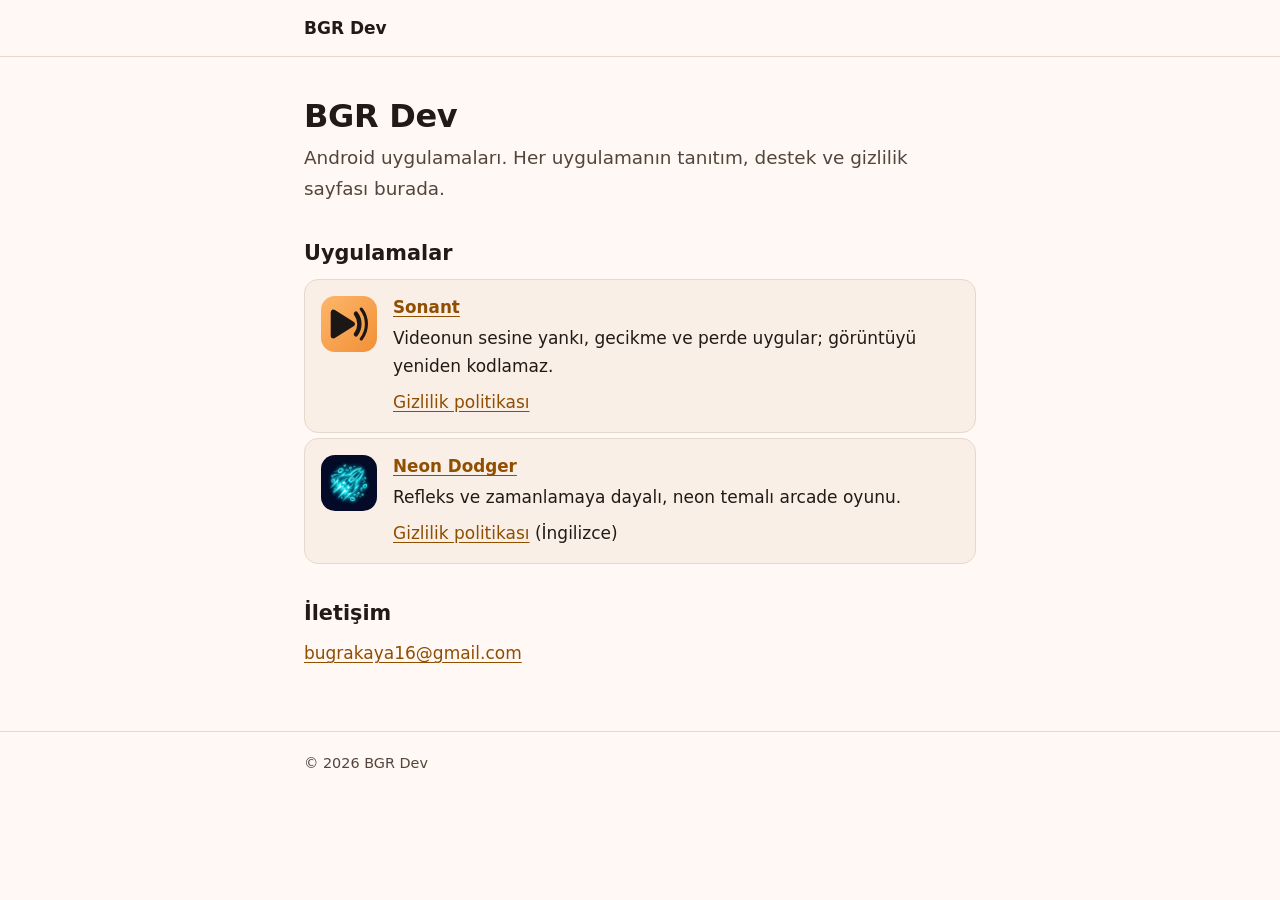
<file: index.html>
<!doctype html>
<html lang="tr">
<head>
  <meta charset="utf-8">
  <meta name="viewport" content="width=device-width, initial-scale=1">
  <title>BGR Dev</title>
  <meta name="description" content="BGR Dev'in Android uygulamaları: tanıtım, destek ve gizlilik politikaları.">
  <link rel="stylesheet" href="assets/style.css">
</head>
<body>
  <header class="site-header">
    <div class="wrap">
      <a class="brand" href="./">BGR Dev</a>
    </div>
  </header>

  <main class="wrap">
    <h1>BGR Dev</h1>
    <p class="lead">Android uygulamaları. Her uygulamanın tanıtım, destek ve gizlilik sayfası burada.</p>

    <h2>Uygulamalar</h2>
    <ul class="apps">
      <li class="app-card">
        <img src="sonant/icon.svg" alt="" width="56" height="56">
        <div>
          <h3><a href="sonant/">Sonant</a></h3>
          <p>Videonun sesine yankı, gecikme ve perde uygular; görüntüyü yeniden kodlamaz.</p>
          <p><a href="sonant/privacy/">Gizlilik politikası</a></p>
        </div>
      </li>
      <li class="app-card">
        <img src="neondodger/icon.png" alt="" width="56" height="56">
        <div>
          <h3><a href="neondodger/">Neon Dodger</a></h3>
          <p>Refleks ve zamanlamaya dayalı, neon temalı arcade oyunu.</p>
          <p><a href="neondodger/privacy-policy.html">Gizlilik politikası</a> (İngilizce)</p>
        </div>
      </li>
    </ul>

    <h2>İletişim</h2>
    <p><a href="mailto:bugrakaya16@gmail.com">bugrakaya16@gmail.com</a></p>
  </main>

  <footer class="site-footer">
    <div class="wrap">
      <span>© 2026 BGR Dev</span>
    </div>
  </footer>
</body>
</html>
</file>
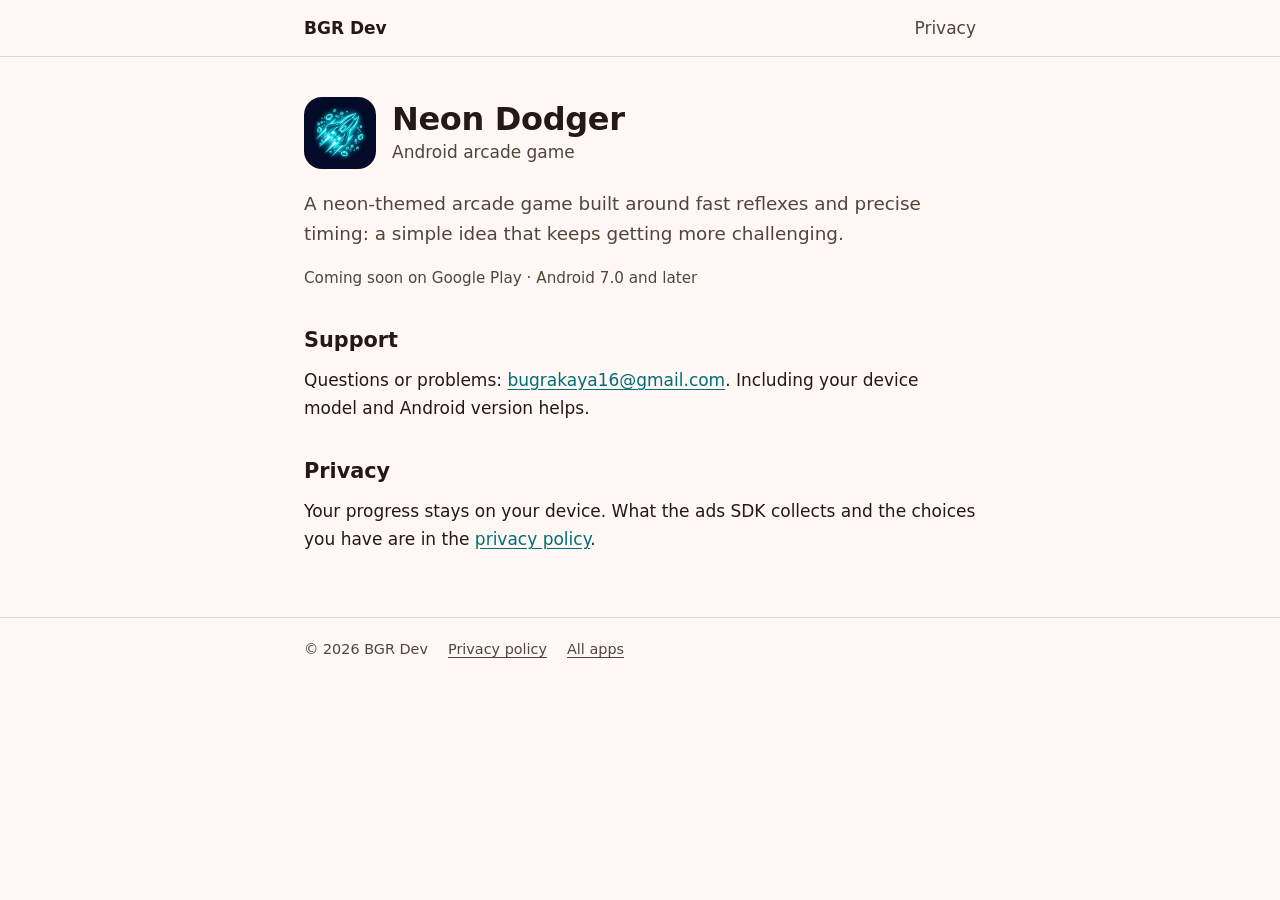
<file: neondodger/index.html>
<!doctype html>
<html lang="en">
<head>
  <meta charset="utf-8">
  <meta name="viewport" content="width=device-width, initial-scale=1">
  <title>Neon Dodger</title>
  <meta name="description" content="Neon Dodger: a neon-themed Android arcade game built around fast reflexes and precise timing.">
  <link rel="icon" href="icon.png" type="image/png">
  <link rel="stylesheet" href="../assets/style.css">
</head>
<body class="app-neondodger">
  <header class="site-header">
    <div class="wrap">
      <a class="brand" href="../">BGR Dev</a>
      <nav aria-label="Neon Dodger"><a href="privacy-policy.html">Privacy</a></nav>
    </div>
  </header>

  <main class="wrap">
    <div class="app-hero">
      <img src="icon.png" alt="Neon Dodger icon" width="72" height="72">
      <div>
        <h1>Neon Dodger</h1>
        <p>Android arcade game</p>
      </div>
    </div>
    <p class="lead">A neon-themed arcade game built around fast reflexes and precise timing: a simple idea that keeps getting more challenging.</p>
    <p class="meta">Coming soon on Google Play · Android 7.0 and later</p>

    <h2>Support</h2>
    <p>Questions or problems: <a href="mailto:bugrakaya16@gmail.com?subject=Neon%20Dodger">bugrakaya16@gmail.com</a>. Including your device model and Android version helps.</p>

    <h2>Privacy</h2>
    <p>Your progress stays on your device. What the ads SDK collects and the choices you have are in the <a href="privacy-policy.html">privacy policy</a>.</p>
  </main>

  <footer class="site-footer">
    <div class="wrap">
      <span>© 2026 BGR Dev</span>
      <a href="privacy-policy.html">Privacy policy</a>
      <a href="../">All apps</a>
    </div>
  </footer>
</body>
</html>
</file>
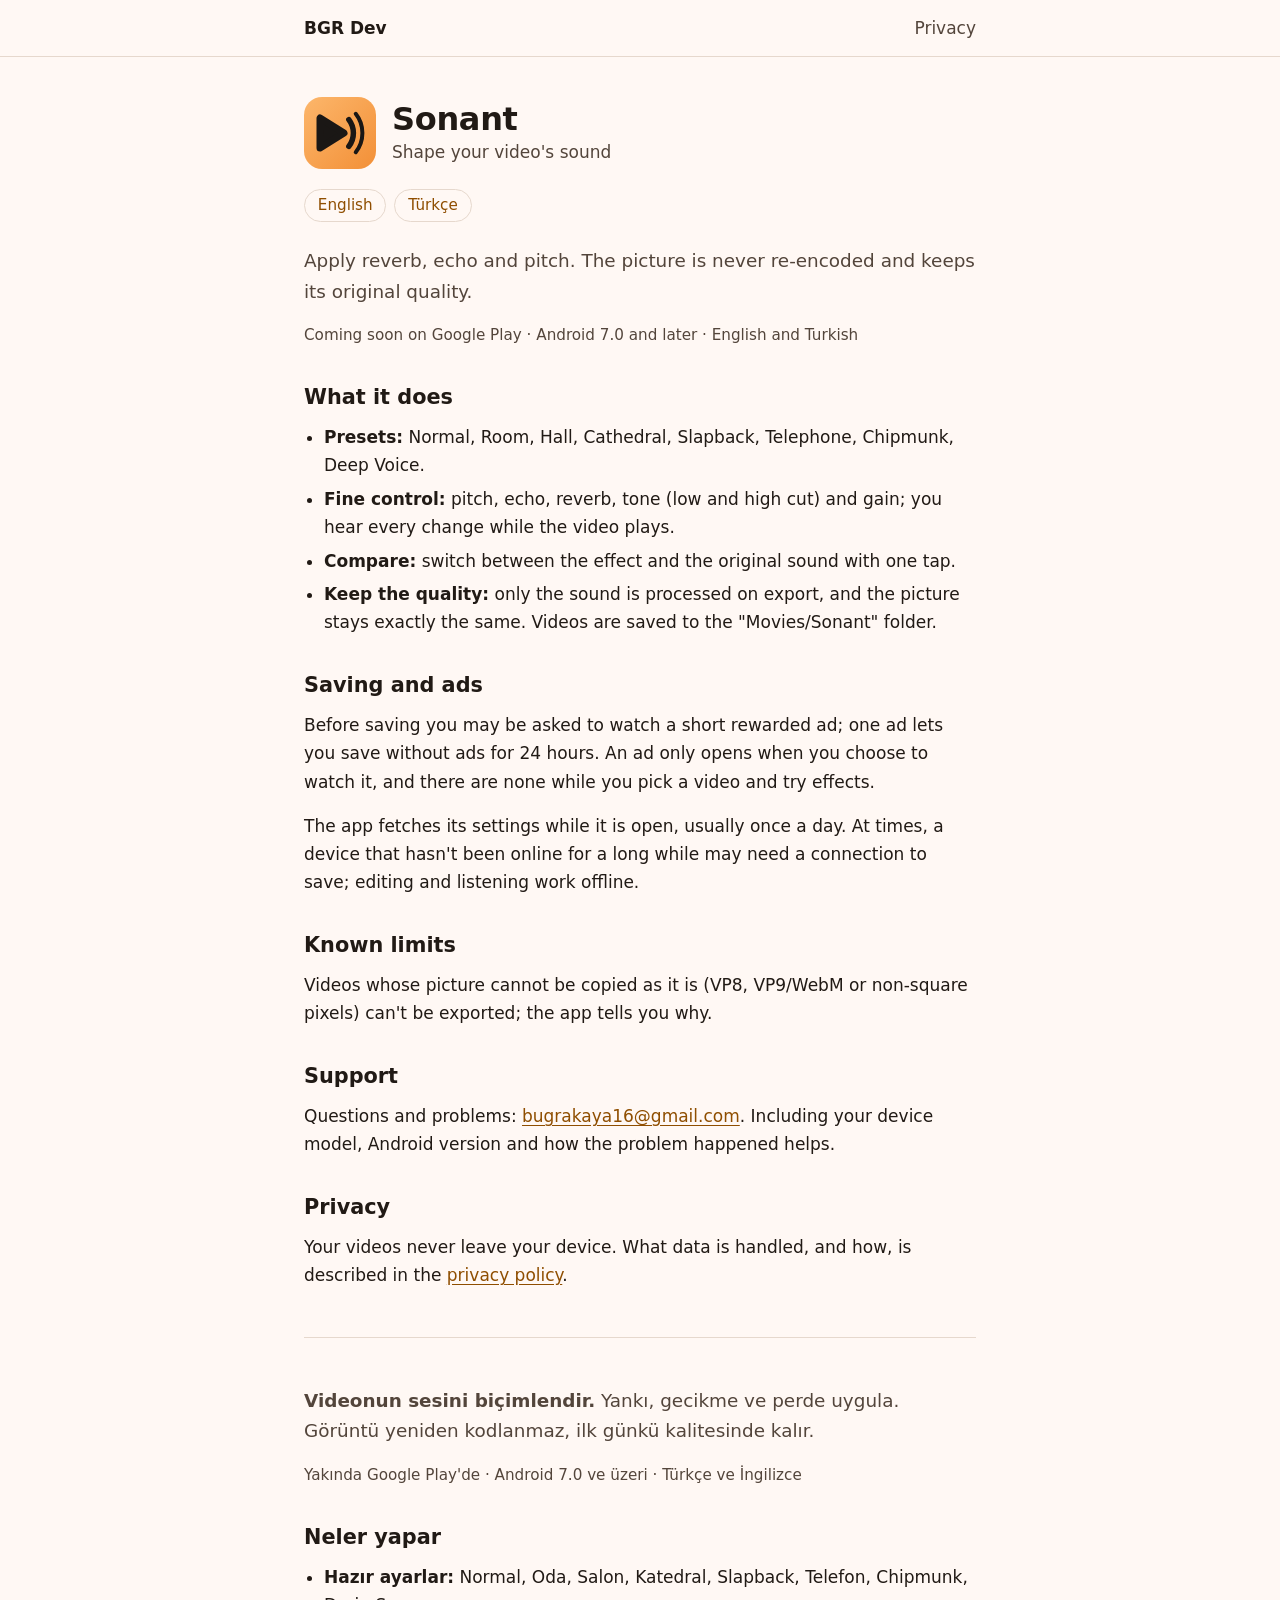
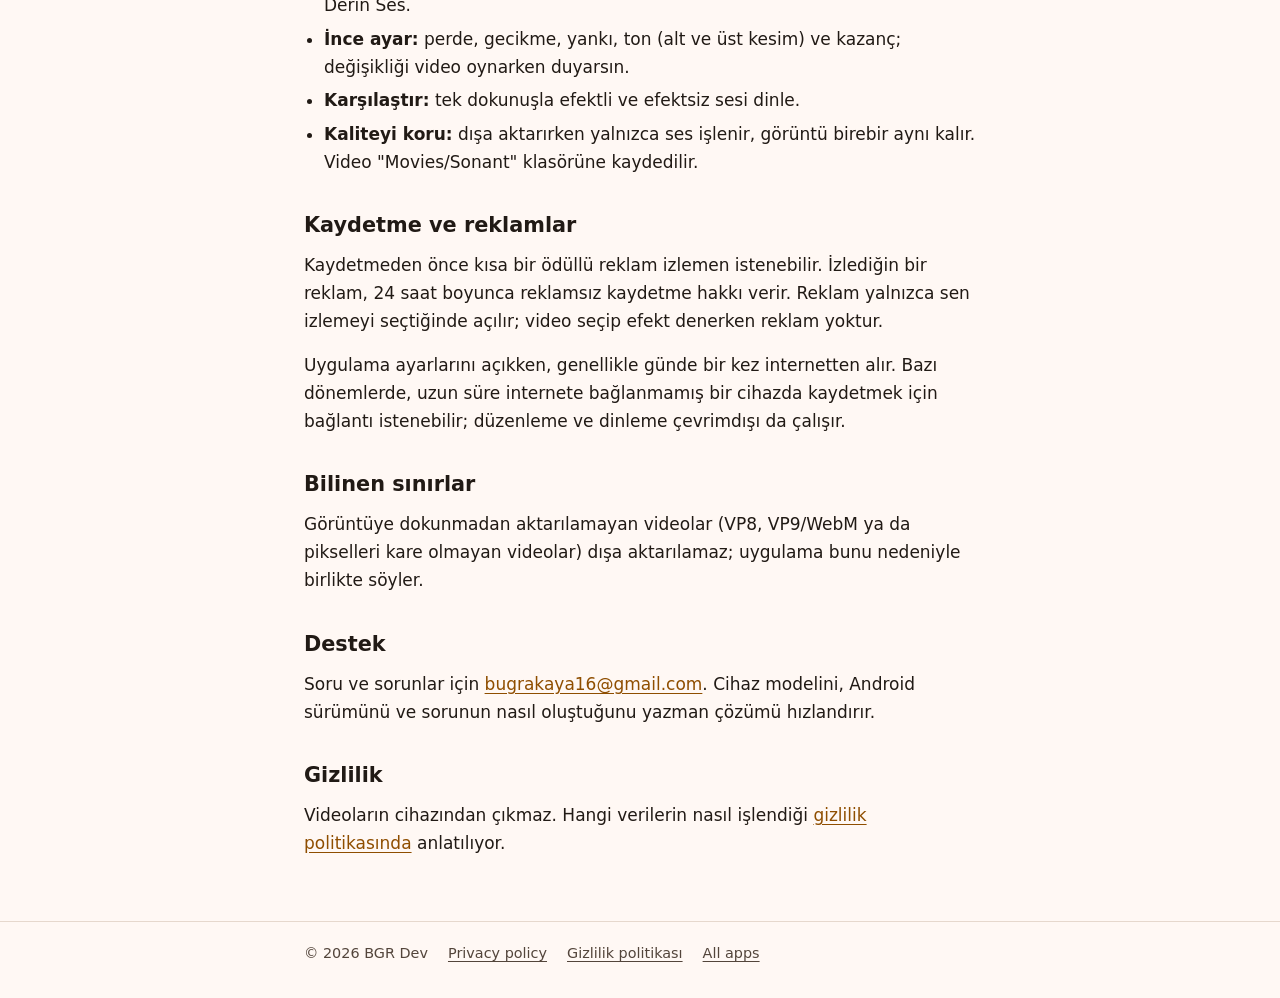
<file: sonant/index.html>
<!doctype html>
<html lang="en">
<head>
  <meta charset="utf-8">
  <meta name="viewport" content="width=device-width, initial-scale=1">
  <title>Sonant</title>
  <meta name="description" content="Sonant: add reverb, echo and pitch to the sound of your videos. The picture is never re-encoded.">
  <link rel="icon" href="icon.svg" type="image/svg+xml">
  <link rel="stylesheet" href="../assets/style.css">
</head>
<body>
  <header class="site-header">
    <div class="wrap">
      <a class="brand" href="../">BGR Dev</a>
      <nav aria-label="Sonant"><a href="privacy/#en">Privacy</a></nav>
    </div>
  </header>

  <main class="wrap">
    <div class="app-hero">
      <img src="icon.svg" alt="Sonant icon" width="72" height="72">
      <div>
        <h1>Sonant</h1>
        <p>Shape your video's sound</p>
      </div>
    </div>
    <nav class="lang-switch" aria-label="Language">
      <a href="#en" lang="en">English</a>
      <a href="#tr" lang="tr">Türkçe</a>
    </nav>

    <section id="en">
      <p class="lead">Apply reverb, echo and pitch. The picture is never re-encoded and keeps its original quality.</p>
      <p class="meta">Coming soon on Google Play · Android 7.0 and later · English and Turkish</p>

      <h2>What it does</h2>
      <ul>
        <li><strong>Presets:</strong> Normal, Room, Hall, Cathedral, Slapback, Telephone, Chipmunk, Deep Voice.</li>
        <li><strong>Fine control:</strong> pitch, echo, reverb, tone (low and high cut) and gain; you hear every change while the video plays.</li>
        <li><strong>Compare:</strong> switch between the effect and the original sound with one tap.</li>
        <li><strong>Keep the quality:</strong> only the sound is processed on export, and the picture stays exactly the same. Videos are saved to the "Movies/Sonant" folder.</li>
      </ul>

      <h2>Saving and ads</h2>
      <p>Before saving you may be asked to watch a short rewarded ad; one ad lets you save without ads for 24 hours. An ad only opens when you choose to watch it, and there are none while you pick a video and try effects.</p>
      <p>The app fetches its settings while it is open, usually once a day. At times, a device that hasn't been online for a long while may need a connection to save; editing and listening work offline.</p>

      <h2>Known limits</h2>
      <p>Videos whose picture cannot be copied as it is (VP8, VP9/WebM or non-square pixels) can't be exported; the app tells you why.</p>

      <h2>Support</h2>
      <p>Questions and problems: <a href="mailto:bugrakaya16@gmail.com?subject=Sonant">bugrakaya16@gmail.com</a>. Including your device model, Android version and how the problem happened helps.</p>

      <h2>Privacy</h2>
      <p>Your videos never leave your device. What data is handled, and how, is described in the <a href="privacy/#en">privacy policy</a>.</p>
    </section>

    <hr>

    <section id="tr" lang="tr">
      <p class="lead"><strong>Videonun sesini biçimlendir.</strong> Yankı, gecikme ve perde uygula. Görüntü yeniden kodlanmaz, ilk günkü kalitesinde kalır.</p>
      <p class="meta">Yakında Google Play'de · Android 7.0 ve üzeri · Türkçe ve İngilizce</p>

      <h2>Neler yapar</h2>
      <ul>
        <li><strong>Hazır ayarlar:</strong> Normal, Oda, Salon, Katedral, Slapback, Telefon, Chipmunk, Derin Ses.</li>
        <li><strong>İnce ayar:</strong> perde, gecikme, yankı, ton (alt ve üst kesim) ve kazanç; değişikliği video oynarken duyarsın.</li>
        <li><strong>Karşılaştır:</strong> tek dokunuşla efektli ve efektsiz sesi dinle.</li>
        <li><strong>Kaliteyi koru:</strong> dışa aktarırken yalnızca ses işlenir, görüntü birebir aynı kalır. Video "Movies/Sonant" klasörüne kaydedilir.</li>
      </ul>

      <h2>Kaydetme ve reklamlar</h2>
      <p>Kaydetmeden önce kısa bir ödüllü reklam izlemen istenebilir. İzlediğin bir reklam, 24 saat boyunca reklamsız kaydetme hakkı verir. Reklam yalnızca sen izlemeyi seçtiğinde açılır; video seçip efekt denerken reklam yoktur.</p>
      <p>Uygulama ayarlarını açıkken, genellikle günde bir kez internetten alır. Bazı dönemlerde, uzun süre internete bağlanmamış bir cihazda kaydetmek için bağlantı istenebilir; düzenleme ve dinleme çevrimdışı da çalışır.</p>

      <h2>Bilinen sınırlar</h2>
      <p>Görüntüye dokunmadan aktarılamayan videolar (VP8, VP9/WebM ya da pikselleri kare olmayan videolar) dışa aktarılamaz; uygulama bunu nedeniyle birlikte söyler.</p>

      <h2>Destek</h2>
      <p>Soru ve sorunlar için <a href="mailto:bugrakaya16@gmail.com?subject=Sonant">bugrakaya16@gmail.com</a>. Cihaz modelini, Android sürümünü ve sorunun nasıl oluştuğunu yazman çözümü hızlandırır.</p>

      <h2>Gizlilik</h2>
      <p>Videoların cihazından çıkmaz. Hangi verilerin nasıl işlendiği <a href="privacy/">gizlilik politikasında</a> anlatılıyor.</p>
    </section>
  </main>

  <footer class="site-footer">
    <div class="wrap">
      <span>© 2026 BGR Dev</span>
      <a href="privacy/#en">Privacy policy</a>
      <a href="privacy/" lang="tr">Gizlilik politikası</a>
      <a href="../">All apps</a>
    </div>
  </footer>
</body>
</html>
</file>
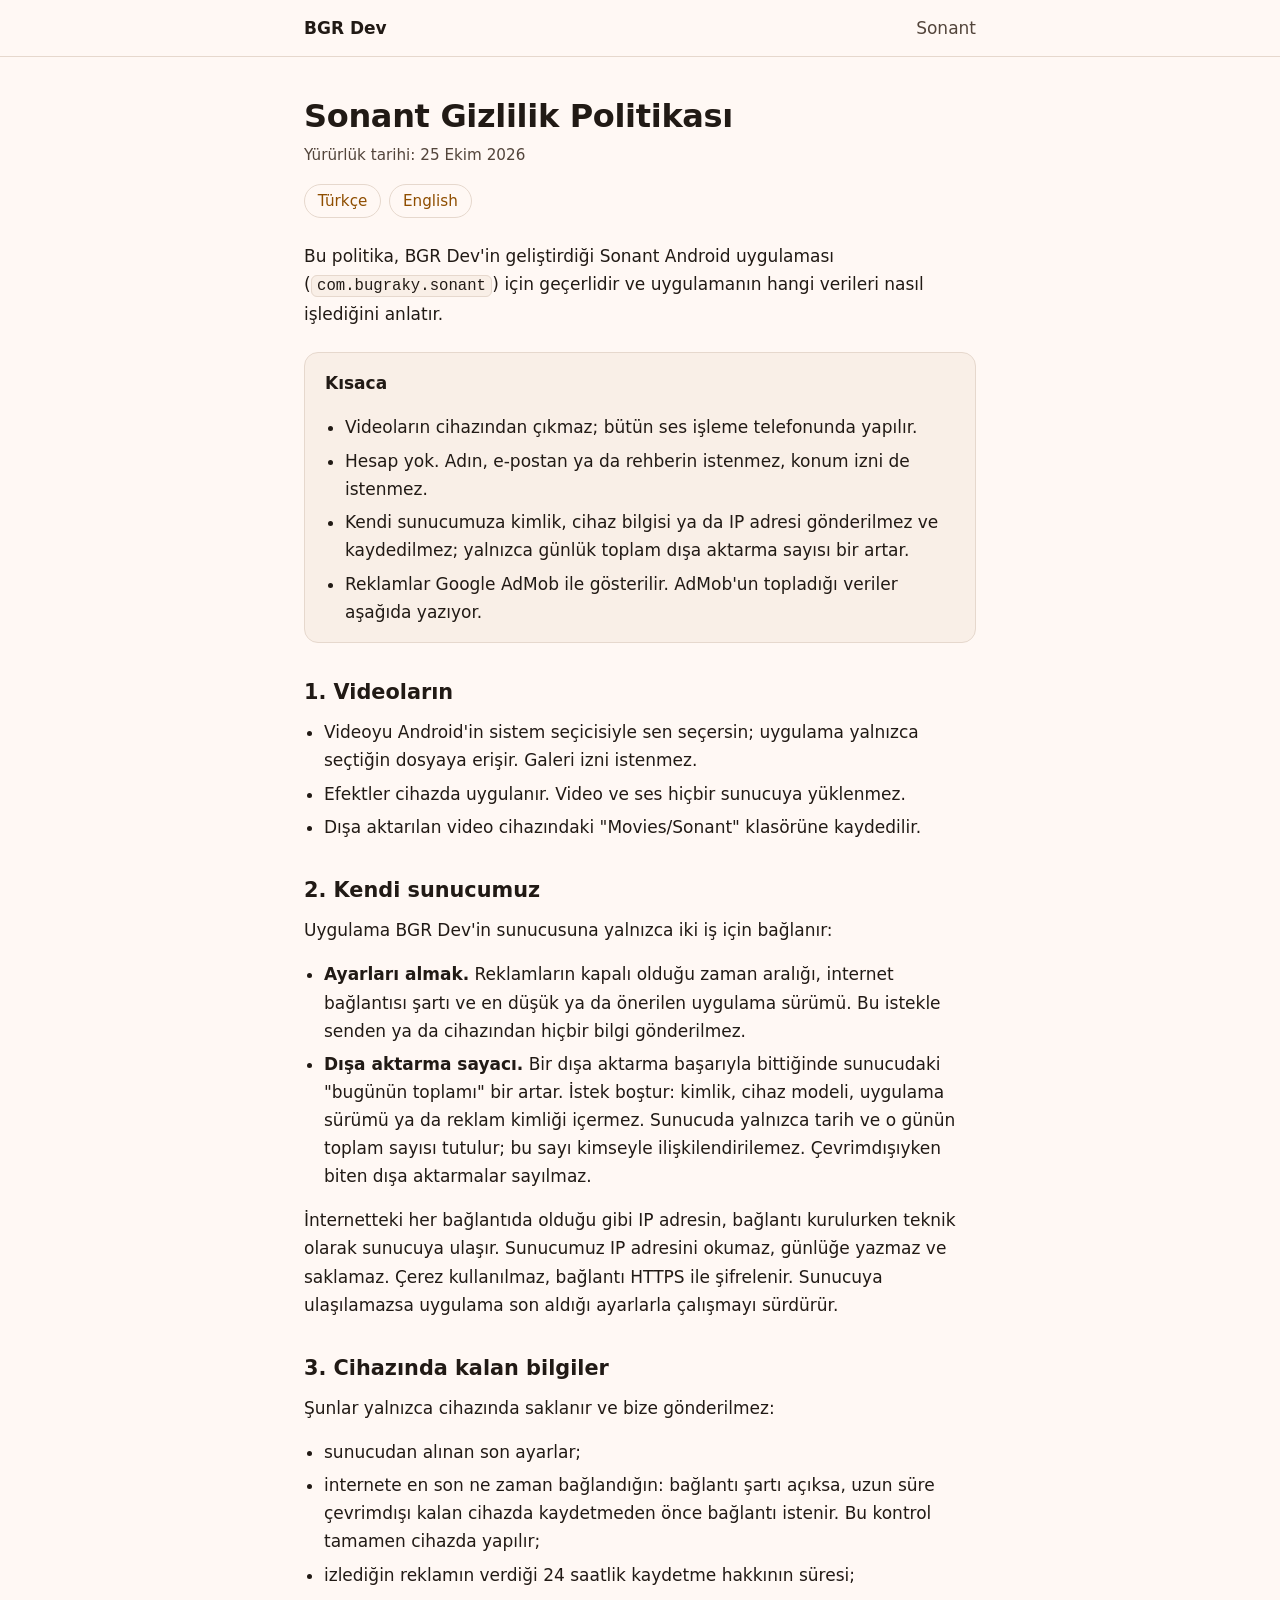
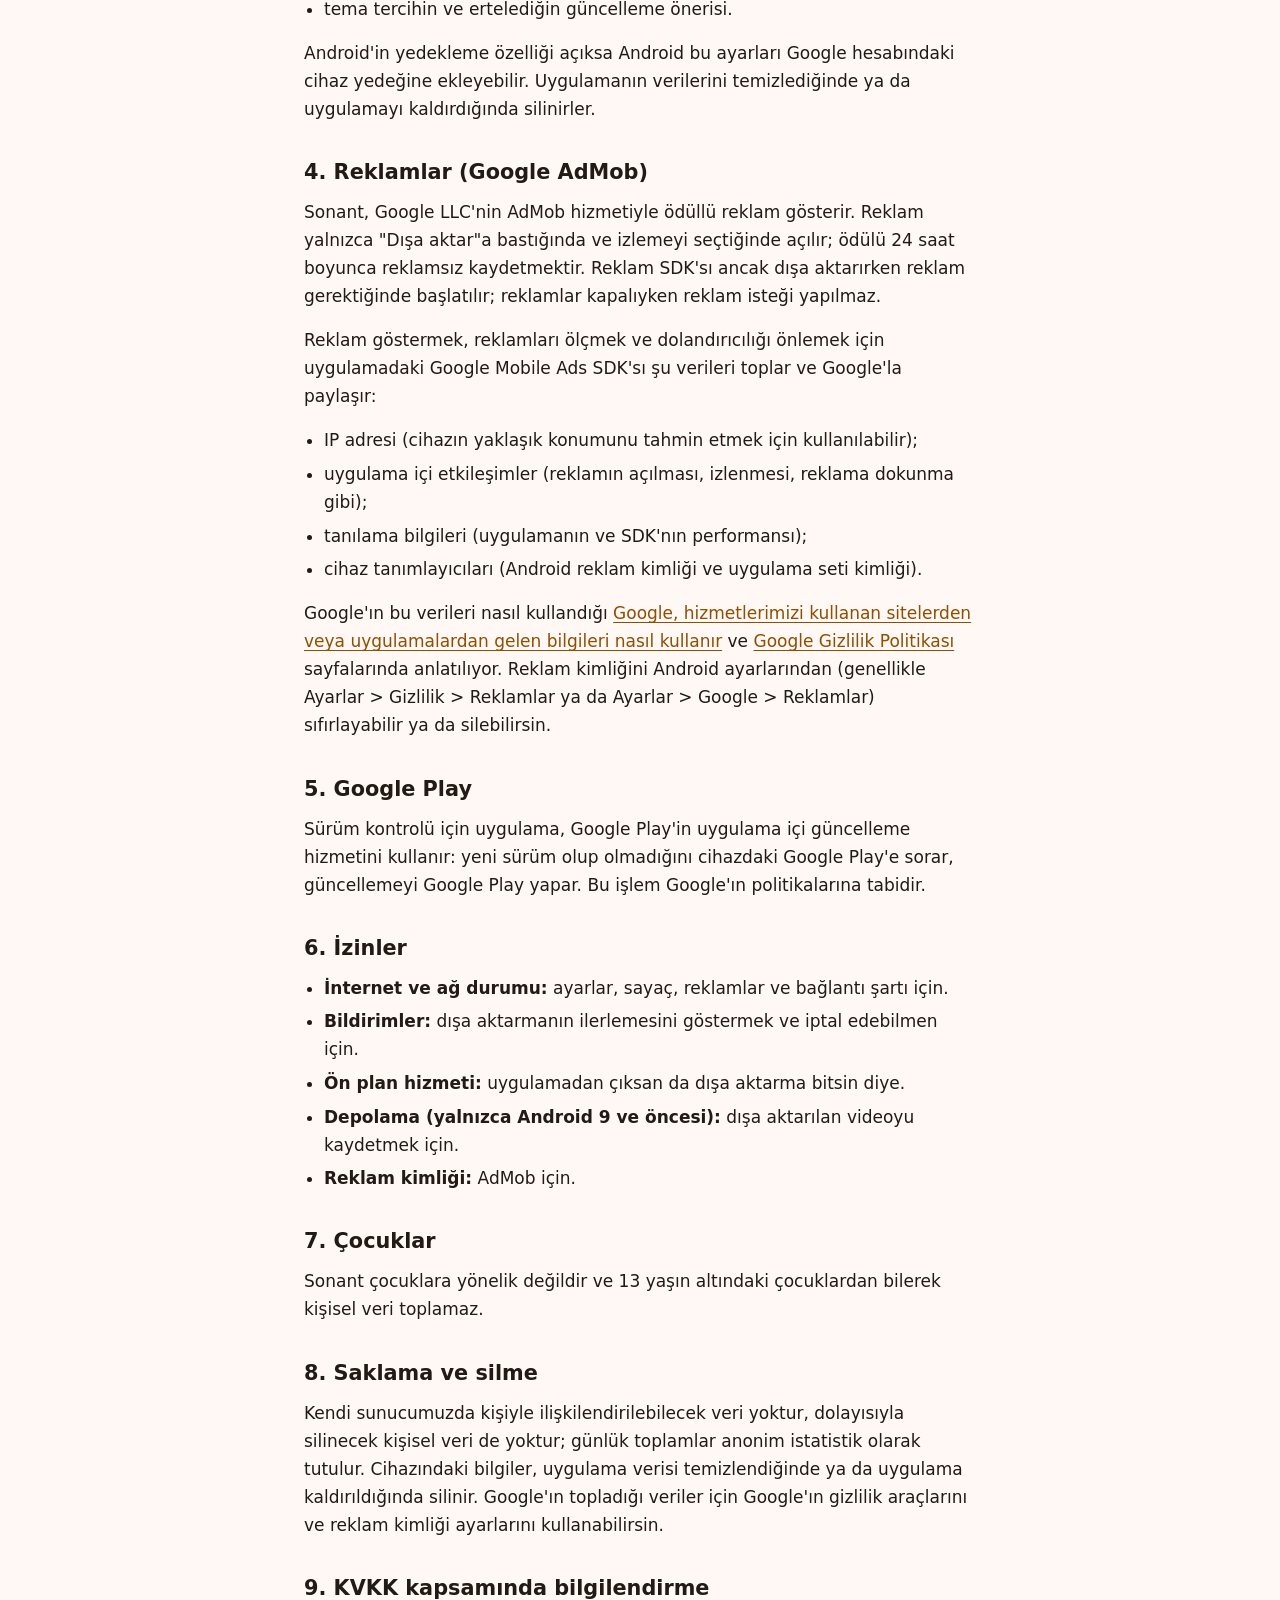
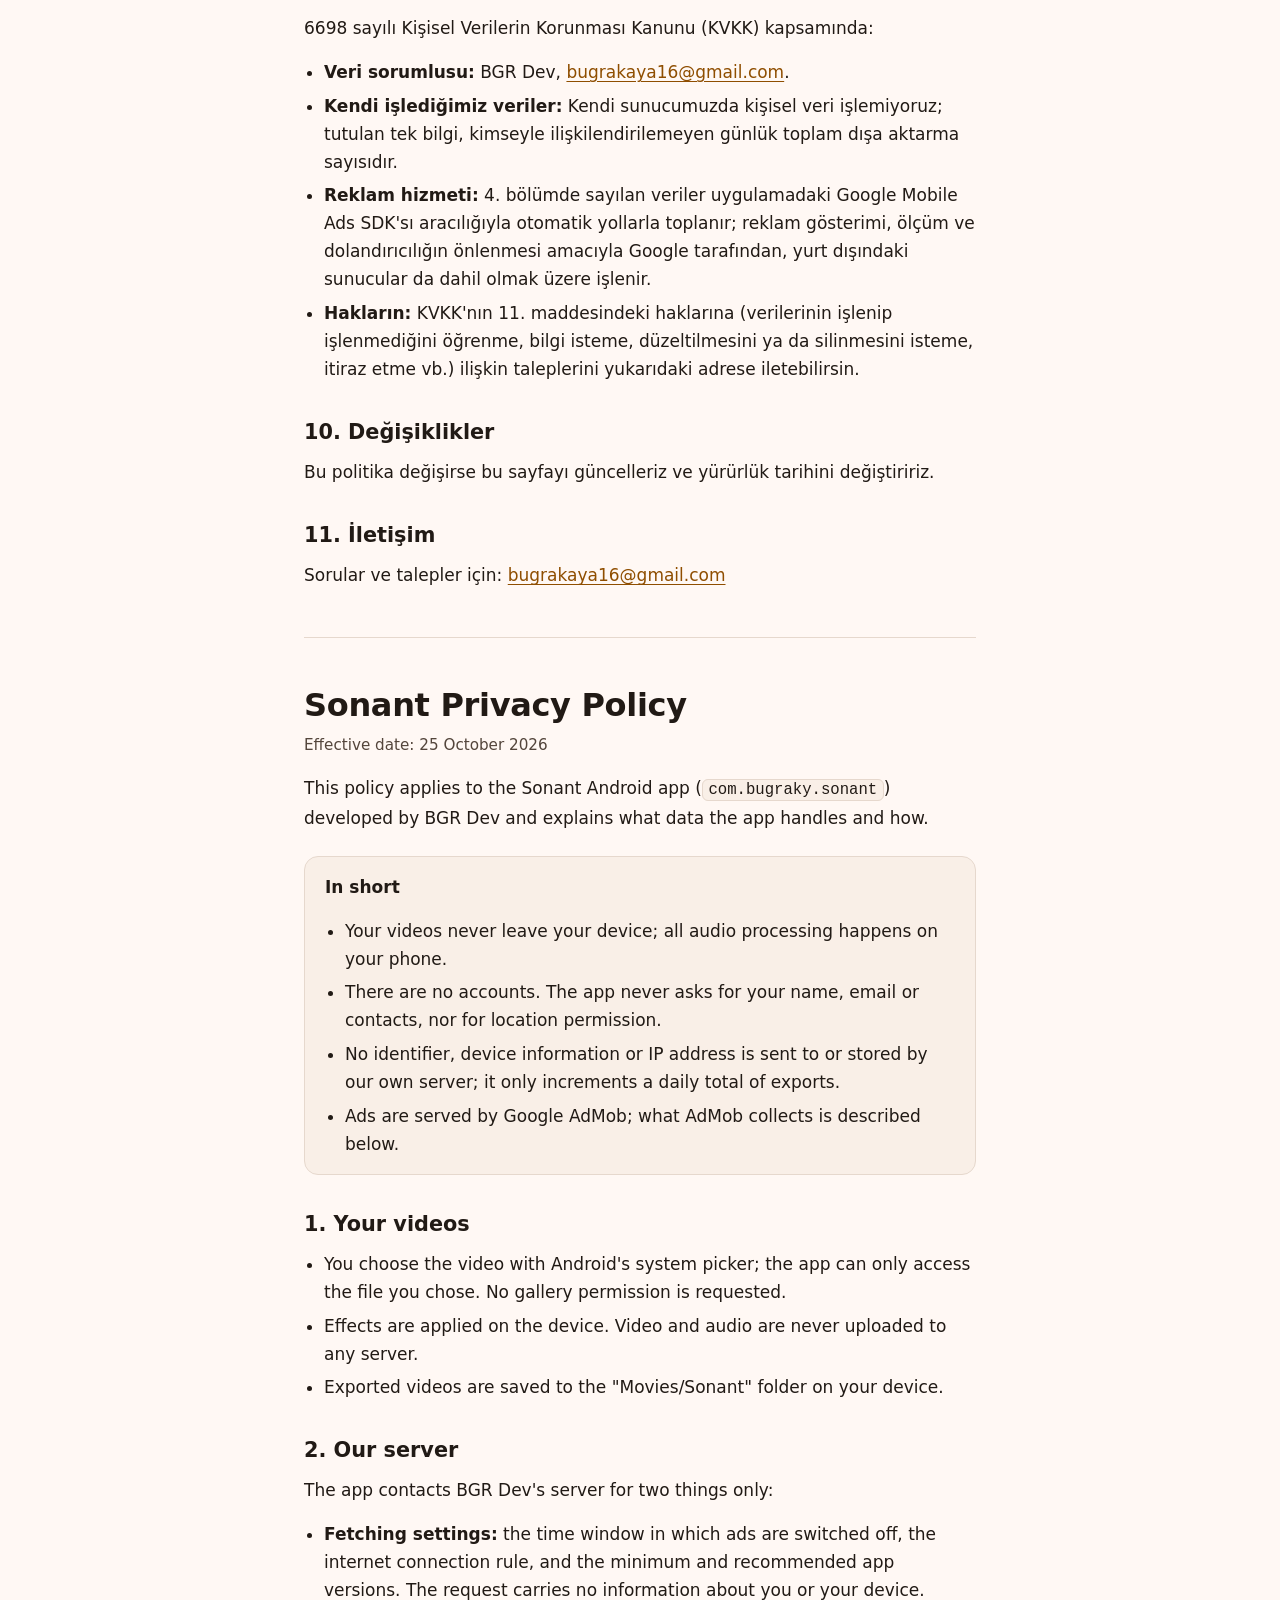
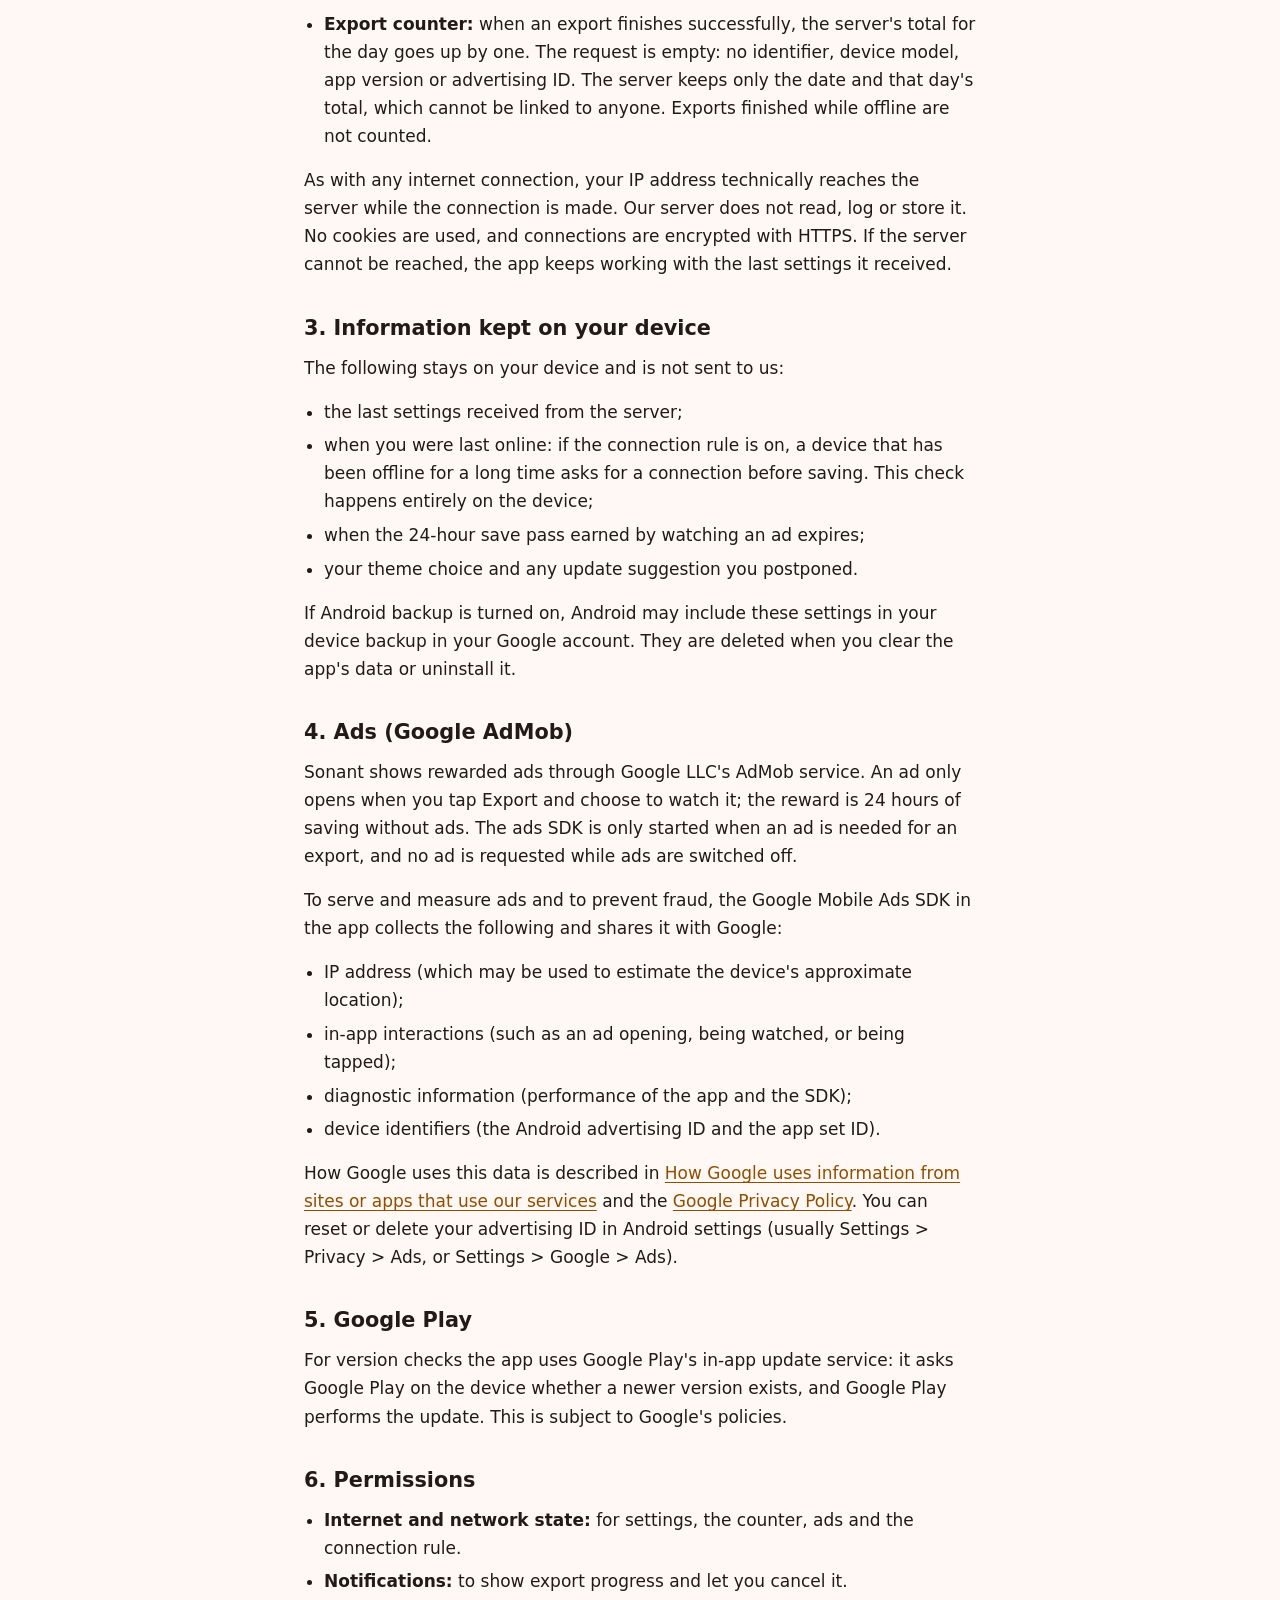
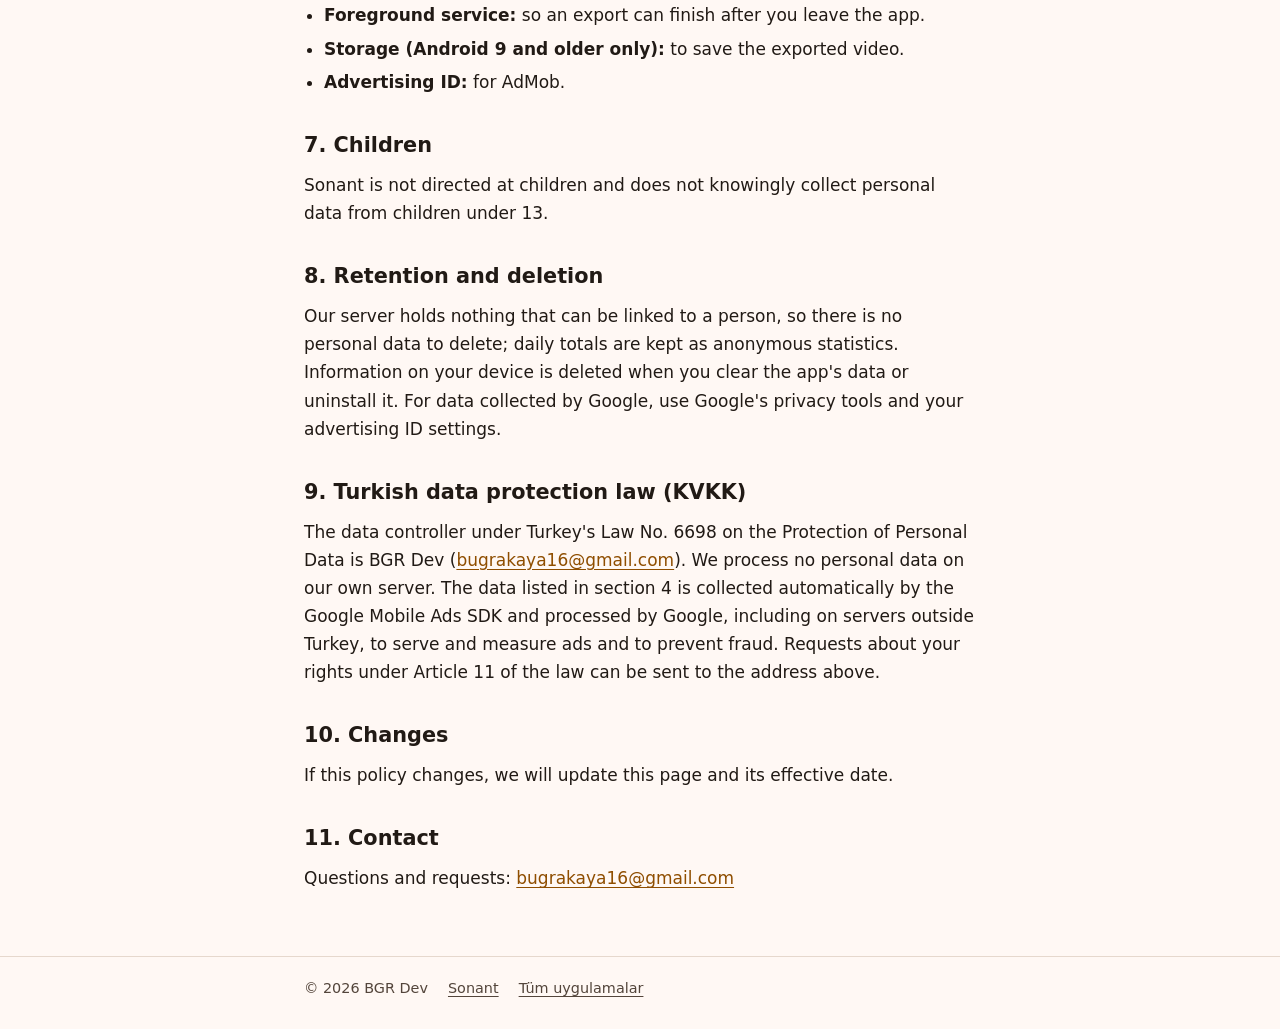
<file: sonant/privacy/index.html>
<!doctype html>
<html lang="tr">
<head>
  <meta charset="utf-8">
  <meta name="viewport" content="width=device-width, initial-scale=1">
  <title>Sonant Gizlilik Politikası</title>
  <meta name="description" content="Sonant Android uygulamasının gizlilik politikası: hangi verilerin işlendiği, kendi sunucumuz ve Google AdMob.">
  <link rel="icon" href="../icon.svg" type="image/svg+xml">
  <link rel="stylesheet" href="../../assets/style.css">
</head>
<body>
  <header class="site-header">
    <div class="wrap">
      <a class="brand" href="../../">BGR Dev</a>
      <nav aria-label="Sonant"><a href="../">Sonant</a></nav>
    </div>
  </header>

  <main class="wrap">
    <section id="tr">
      <h1>Sonant Gizlilik Politikası</h1>
      <p class="meta">Yürürlük tarihi: 25 Ekim 2026</p>
      <nav class="lang-switch" aria-label="Dil">
        <a href="#tr" lang="tr">Türkçe</a>
        <a href="#en" lang="en">English</a>
      </nav>

      <p>Bu politika, BGR Dev'in geliştirdiği Sonant Android uygulaması (<code>com.bugraky.sonant</code>) için geçerlidir ve uygulamanın hangi verileri nasıl işlediğini anlatır.</p>

      <div class="note">
        <p><strong>Kısaca</strong></p>
        <ul>
          <li>Videoların cihazından çıkmaz; bütün ses işleme telefonunda yapılır.</li>
          <li>Hesap yok. Adın, e-postan ya da rehberin istenmez, konum izni de istenmez.</li>
          <li>Kendi sunucumuza kimlik, cihaz bilgisi ya da IP adresi gönderilmez ve kaydedilmez; yalnızca günlük toplam dışa aktarma sayısı bir artar.</li>
          <li>Reklamlar Google AdMob ile gösterilir. AdMob'un topladığı veriler aşağıda yazıyor.</li>
        </ul>
      </div>

      <h2>1. Videoların</h2>
      <ul>
        <li>Videoyu Android'in sistem seçicisiyle sen seçersin; uygulama yalnızca seçtiğin dosyaya erişir. Galeri izni istenmez.</li>
        <li>Efektler cihazda uygulanır. Video ve ses hiçbir sunucuya yüklenmez.</li>
        <li>Dışa aktarılan video cihazındaki "Movies/Sonant" klasörüne kaydedilir.</li>
      </ul>

      <h2>2. Kendi sunucumuz</h2>
      <p>Uygulama BGR Dev'in sunucusuna yalnızca iki iş için bağlanır:</p>
      <ul>
        <li><strong>Ayarları almak.</strong> Reklamların kapalı olduğu zaman aralığı, internet bağlantısı şartı ve en düşük ya da önerilen uygulama sürümü. Bu istekle senden ya da cihazından hiçbir bilgi gönderilmez.</li>
        <li><strong>Dışa aktarma sayacı.</strong> Bir dışa aktarma başarıyla bittiğinde sunucudaki "bugünün toplamı" bir artar. İstek boştur: kimlik, cihaz modeli, uygulama sürümü ya da reklam kimliği içermez. Sunucuda yalnızca tarih ve o günün toplam sayısı tutulur; bu sayı kimseyle ilişkilendirilemez. Çevrimdışıyken biten dışa aktarmalar sayılmaz.</li>
      </ul>
      <p>İnternetteki her bağlantıda olduğu gibi IP adresin, bağlantı kurulurken teknik olarak sunucuya ulaşır. Sunucumuz IP adresini okumaz, günlüğe yazmaz ve saklamaz. Çerez kullanılmaz, bağlantı HTTPS ile şifrelenir. Sunucuya ulaşılamazsa uygulama son aldığı ayarlarla çalışmayı sürdürür.</p>

      <h2>3. Cihazında kalan bilgiler</h2>
      <p>Şunlar yalnızca cihazında saklanır ve bize gönderilmez:</p>
      <ul>
        <li>sunucudan alınan son ayarlar;</li>
        <li>internete en son ne zaman bağlandığın: bağlantı şartı açıksa, uzun süre çevrimdışı kalan cihazda kaydetmeden önce bağlantı istenir. Bu kontrol tamamen cihazda yapılır;</li>
        <li>izlediğin reklamın verdiği 24 saatlik kaydetme hakkının süresi;</li>
        <li>tema tercihin ve ertelediğin güncelleme önerisi.</li>
      </ul>
      <p>Android'in yedekleme özelliği açıksa Android bu ayarları Google hesabındaki cihaz yedeğine ekleyebilir. Uygulamanın verilerini temizlediğinde ya da uygulamayı kaldırdığında silinirler.</p>

      <h2>4. Reklamlar (Google AdMob)</h2>
      <p>Sonant, Google LLC'nin AdMob hizmetiyle ödüllü reklam gösterir. Reklam yalnızca "Dışa aktar"a bastığında ve izlemeyi seçtiğinde açılır; ödülü 24 saat boyunca reklamsız kaydetmektir. Reklam SDK'sı ancak dışa aktarırken reklam gerektiğinde başlatılır; reklamlar kapalıyken reklam isteği yapılmaz.</p>
      <p>Reklam göstermek, reklamları ölçmek ve dolandırıcılığı önlemek için uygulamadaki Google Mobile Ads SDK'sı şu verileri toplar ve Google'la paylaşır:</p>
      <ul>
        <li>IP adresi (cihazın yaklaşık konumunu tahmin etmek için kullanılabilir);</li>
        <li>uygulama içi etkileşimler (reklamın açılması, izlenmesi, reklama dokunma gibi);</li>
        <li>tanılama bilgileri (uygulamanın ve SDK'nın performansı);</li>
        <li>cihaz tanımlayıcıları (Android reklam kimliği ve uygulama seti kimliği).</li>
      </ul>
      <p>Google'ın bu verileri nasıl kullandığı <a href="https://policies.google.com/technologies/partner-sites?hl=tr">Google, hizmetlerimizi kullanan sitelerden veya uygulamalardan gelen bilgileri nasıl kullanır</a> ve <a href="https://policies.google.com/privacy?hl=tr">Google Gizlilik Politikası</a> sayfalarında anlatılıyor. Reklam kimliğini Android ayarlarından (genellikle Ayarlar &gt; Gizlilik &gt; Reklamlar ya da Ayarlar &gt; Google &gt; Reklamlar) sıfırlayabilir ya da silebilirsin.</p>

      <h2>5. Google Play</h2>
      <p>Sürüm kontrolü için uygulama, Google Play'in uygulama içi güncelleme hizmetini kullanır: yeni sürüm olup olmadığını cihazdaki Google Play'e sorar, güncellemeyi Google Play yapar. Bu işlem Google'ın politikalarına tabidir.</p>

      <h2>6. İzinler</h2>
      <ul>
        <li><strong>İnternet ve ağ durumu:</strong> ayarlar, sayaç, reklamlar ve bağlantı şartı için.</li>
        <li><strong>Bildirimler:</strong> dışa aktarmanın ilerlemesini göstermek ve iptal edebilmen için.</li>
        <li><strong>Ön plan hizmeti:</strong> uygulamadan çıksan da dışa aktarma bitsin diye.</li>
        <li><strong>Depolama (yalnızca Android 9 ve öncesi):</strong> dışa aktarılan videoyu kaydetmek için.</li>
        <li><strong>Reklam kimliği:</strong> AdMob için.</li>
      </ul>

      <h2>7. Çocuklar</h2>
      <p>Sonant çocuklara yönelik değildir ve 13 yaşın altındaki çocuklardan bilerek kişisel veri toplamaz.</p>

      <h2>8. Saklama ve silme</h2>
      <p>Kendi sunucumuzda kişiyle ilişkilendirilebilecek veri yoktur, dolayısıyla silinecek kişisel veri de yoktur; günlük toplamlar anonim istatistik olarak tutulur. Cihazındaki bilgiler, uygulama verisi temizlendiğinde ya da uygulama kaldırıldığında silinir. Google'ın topladığı veriler için Google'ın gizlilik araçlarını ve reklam kimliği ayarlarını kullanabilirsin.</p>

      <h2>9. KVKK kapsamında bilgilendirme</h2>
      <p>6698 sayılı Kişisel Verilerin Korunması Kanunu (KVKK) kapsamında:</p>
      <ul>
        <li><strong>Veri sorumlusu:</strong> BGR Dev, <a href="mailto:bugrakaya16@gmail.com">bugrakaya16@gmail.com</a>.</li>
        <li><strong>Kendi işlediğimiz veriler:</strong> Kendi sunucumuzda kişisel veri işlemiyoruz; tutulan tek bilgi, kimseyle ilişkilendirilemeyen günlük toplam dışa aktarma sayısıdır.</li>
        <li><strong>Reklam hizmeti:</strong> 4. bölümde sayılan veriler uygulamadaki Google Mobile Ads SDK'sı aracılığıyla otomatik yollarla toplanır; reklam gösterimi, ölçüm ve dolandırıcılığın önlenmesi amacıyla Google tarafından, yurt dışındaki sunucular da dahil olmak üzere işlenir.</li>
        <li><strong>Hakların:</strong> KVKK'nın 11. maddesindeki haklarına (verilerinin işlenip işlenmediğini öğrenme, bilgi isteme, düzeltilmesini ya da silinmesini isteme, itiraz etme vb.) ilişkin taleplerini yukarıdaki adrese iletebilirsin.</li>
      </ul>

      <h2>10. Değişiklikler</h2>
      <p>Bu politika değişirse bu sayfayı güncelleriz ve yürürlük tarihini değiştiririz.</p>

      <h2>11. İletişim</h2>
      <p>Sorular ve talepler için: <a href="mailto:bugrakaya16@gmail.com?subject=Sonant%20gizlilik">bugrakaya16@gmail.com</a></p>
    </section>

    <hr>

    <section id="en" lang="en">
      <h1>Sonant Privacy Policy</h1>
      <p class="meta">Effective date: 25 October 2026</p>

      <p>This policy applies to the Sonant Android app (<code>com.bugraky.sonant</code>) developed by BGR Dev and explains what data the app handles and how.</p>

      <div class="note">
        <p><strong>In short</strong></p>
        <ul>
          <li>Your videos never leave your device; all audio processing happens on your phone.</li>
          <li>There are no accounts. The app never asks for your name, email or contacts, nor for location permission.</li>
          <li>No identifier, device information or IP address is sent to or stored by our own server; it only increments a daily total of exports.</li>
          <li>Ads are served by Google AdMob; what AdMob collects is described below.</li>
        </ul>
      </div>

      <h2>1. Your videos</h2>
      <ul>
        <li>You choose the video with Android's system picker; the app can only access the file you chose. No gallery permission is requested.</li>
        <li>Effects are applied on the device. Video and audio are never uploaded to any server.</li>
        <li>Exported videos are saved to the "Movies/Sonant" folder on your device.</li>
      </ul>

      <h2>2. Our server</h2>
      <p>The app contacts BGR Dev's server for two things only:</p>
      <ul>
        <li><strong>Fetching settings:</strong> the time window in which ads are switched off, the internet connection rule, and the minimum and recommended app versions. The request carries no information about you or your device.</li>
        <li><strong>Export counter:</strong> when an export finishes successfully, the server's total for the day goes up by one. The request is empty: no identifier, device model, app version or advertising ID. The server keeps only the date and that day's total, which cannot be linked to anyone. Exports finished while offline are not counted.</li>
      </ul>
      <p>As with any internet connection, your IP address technically reaches the server while the connection is made. Our server does not read, log or store it. No cookies are used, and connections are encrypted with HTTPS. If the server cannot be reached, the app keeps working with the last settings it received.</p>

      <h2>3. Information kept on your device</h2>
      <p>The following stays on your device and is not sent to us:</p>
      <ul>
        <li>the last settings received from the server;</li>
        <li>when you were last online: if the connection rule is on, a device that has been offline for a long time asks for a connection before saving. This check happens entirely on the device;</li>
        <li>when the 24-hour save pass earned by watching an ad expires;</li>
        <li>your theme choice and any update suggestion you postponed.</li>
      </ul>
      <p>If Android backup is turned on, Android may include these settings in your device backup in your Google account. They are deleted when you clear the app's data or uninstall it.</p>

      <h2>4. Ads (Google AdMob)</h2>
      <p>Sonant shows rewarded ads through Google LLC's AdMob service. An ad only opens when you tap Export and choose to watch it; the reward is 24 hours of saving without ads. The ads SDK is only started when an ad is needed for an export, and no ad is requested while ads are switched off.</p>
      <p>To serve and measure ads and to prevent fraud, the Google Mobile Ads SDK in the app collects the following and shares it with Google:</p>
      <ul>
        <li>IP address (which may be used to estimate the device's approximate location);</li>
        <li>in-app interactions (such as an ad opening, being watched, or being tapped);</li>
        <li>diagnostic information (performance of the app and the SDK);</li>
        <li>device identifiers (the Android advertising ID and the app set ID).</li>
      </ul>
      <p>How Google uses this data is described in <a href="https://policies.google.com/technologies/partner-sites">How Google uses information from sites or apps that use our services</a> and the <a href="https://policies.google.com/privacy">Google Privacy Policy</a>. You can reset or delete your advertising ID in Android settings (usually Settings &gt; Privacy &gt; Ads, or Settings &gt; Google &gt; Ads).</p>

      <h2>5. Google Play</h2>
      <p>For version checks the app uses Google Play's in-app update service: it asks Google Play on the device whether a newer version exists, and Google Play performs the update. This is subject to Google's policies.</p>

      <h2>6. Permissions</h2>
      <ul>
        <li><strong>Internet and network state:</strong> for settings, the counter, ads and the connection rule.</li>
        <li><strong>Notifications:</strong> to show export progress and let you cancel it.</li>
        <li><strong>Foreground service:</strong> so an export can finish after you leave the app.</li>
        <li><strong>Storage (Android 9 and older only):</strong> to save the exported video.</li>
        <li><strong>Advertising ID:</strong> for AdMob.</li>
      </ul>

      <h2>7. Children</h2>
      <p>Sonant is not directed at children and does not knowingly collect personal data from children under 13.</p>

      <h2>8. Retention and deletion</h2>
      <p>Our server holds nothing that can be linked to a person, so there is no personal data to delete; daily totals are kept as anonymous statistics. Information on your device is deleted when you clear the app's data or uninstall it. For data collected by Google, use Google's privacy tools and your advertising ID settings.</p>

      <h2>9. Turkish data protection law (KVKK)</h2>
      <p>The data controller under Turkey's Law No. 6698 on the Protection of Personal Data is BGR Dev (<a href="mailto:bugrakaya16@gmail.com">bugrakaya16@gmail.com</a>). We process no personal data on our own server. The data listed in section 4 is collected automatically by the Google Mobile Ads SDK and processed by Google, including on servers outside Turkey, to serve and measure ads and to prevent fraud. Requests about your rights under Article 11 of the law can be sent to the address above.</p>

      <h2>10. Changes</h2>
      <p>If this policy changes, we will update this page and its effective date.</p>

      <h2>11. Contact</h2>
      <p>Questions and requests: <a href="mailto:bugrakaya16@gmail.com?subject=Sonant%20privacy">bugrakaya16@gmail.com</a></p>
    </section>
  </main>

  <footer class="site-footer">
    <div class="wrap">
      <span>© 2026 BGR Dev</span>
      <a href="../">Sonant</a>
      <a href="../../">Tüm uygulamalar</a>
    </div>
  </footer>
</body>
</html>
</file>
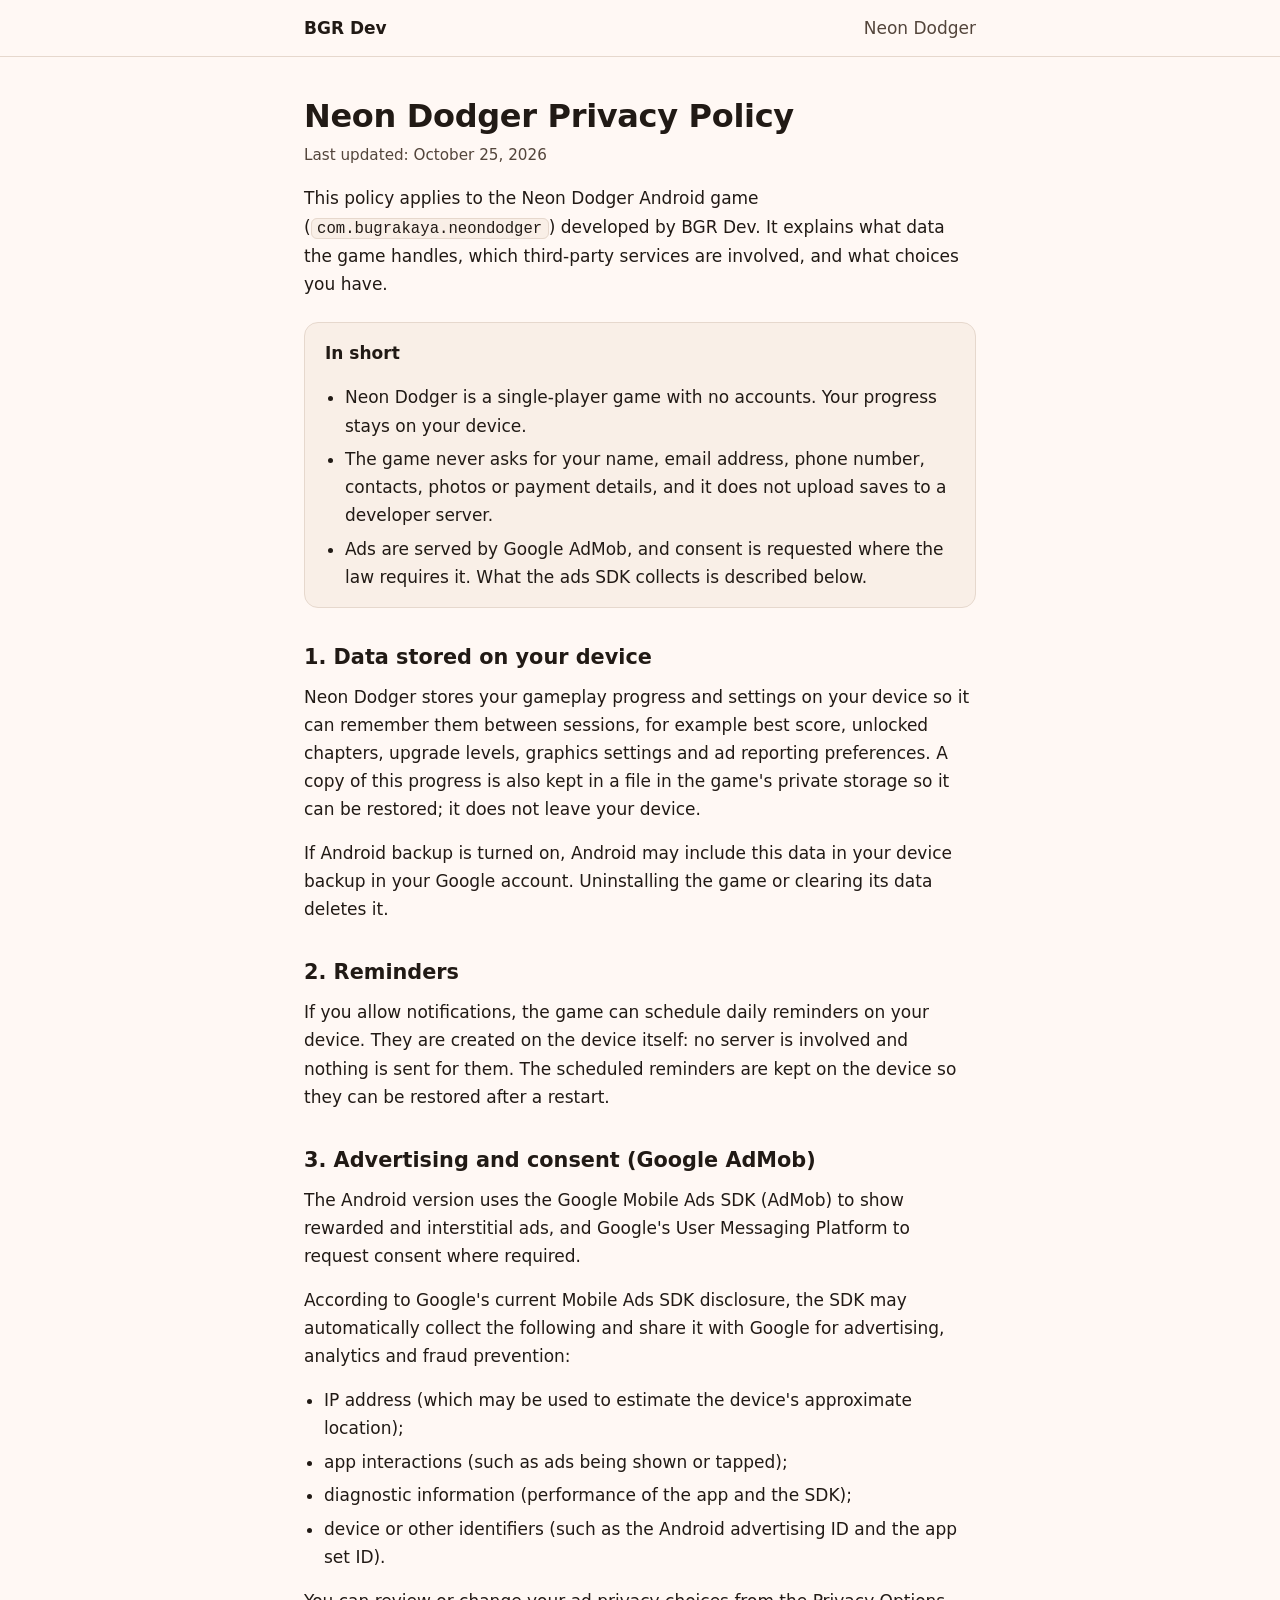
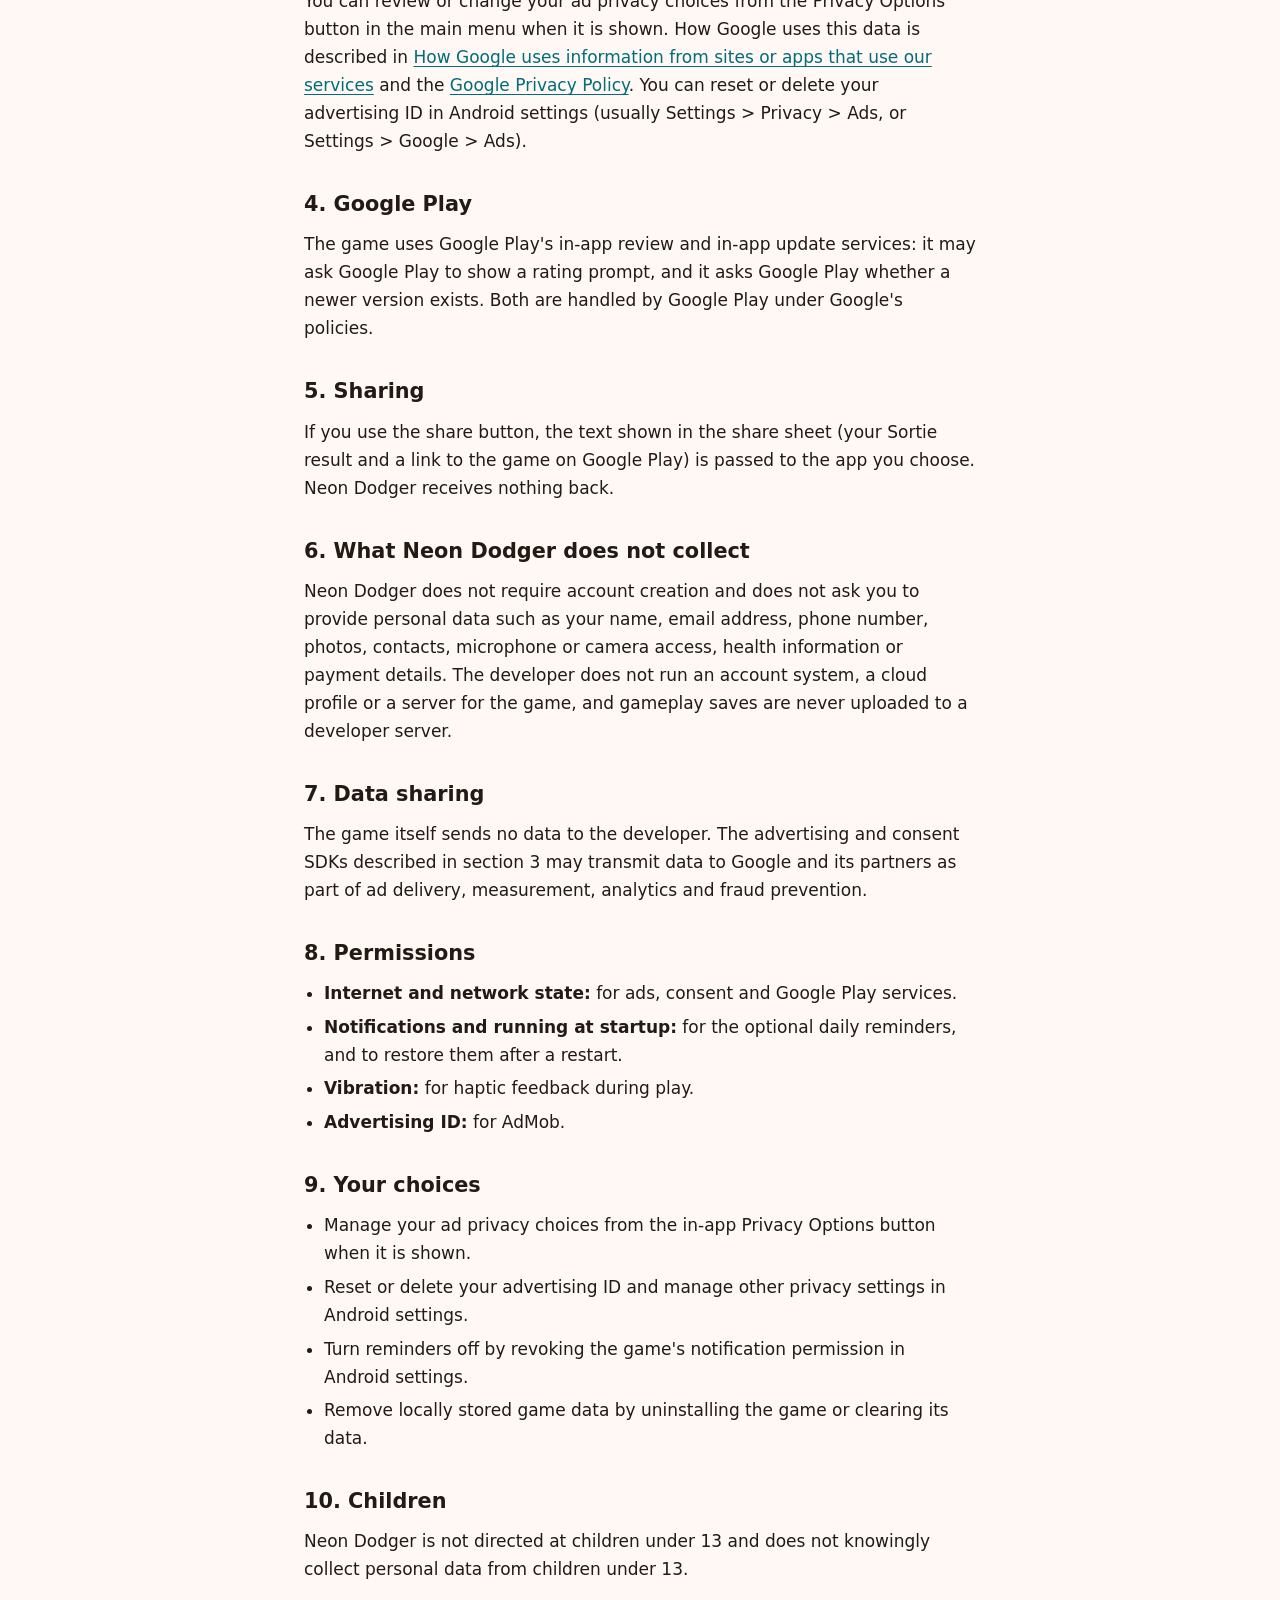
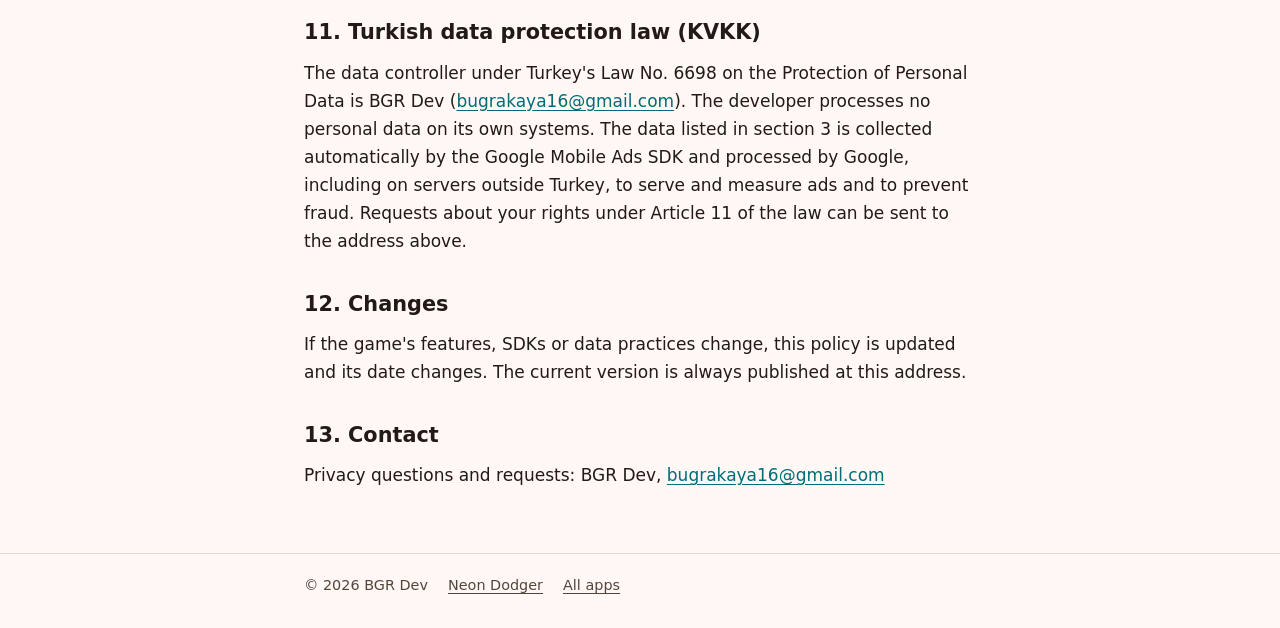
<file: neondodger/privacy-policy.html>
<!doctype html>
<html lang="en">
<head>
  <meta charset="utf-8">
  <meta name="viewport" content="width=device-width, initial-scale=1">
  <title>Neon Dodger Privacy Policy</title>
  <meta name="description" content="Privacy policy of the Neon Dodger Android game: data kept on your device, Google AdMob and consent, and your choices.">
  <link rel="icon" href="icon.png" type="image/png">
  <link rel="stylesheet" href="../assets/style.css">
</head>
<body class="app-neondodger">
  <header class="site-header">
    <div class="wrap">
      <a class="brand" href="../">BGR Dev</a>
      <nav aria-label="Neon Dodger"><a href="./">Neon Dodger</a></nav>
    </div>
  </header>

  <main class="wrap">
    <h1>Neon Dodger Privacy Policy</h1>
    <p class="meta">Last updated: October 25, 2026</p>

    <p>This policy applies to the Neon Dodger Android game (<code>com.bugrakaya.neondodger</code>) developed by BGR Dev. It explains what data the game handles, which third-party services are involved, and what choices you have.</p>

    <div class="note">
      <p><strong>In short</strong></p>
      <ul>
        <li>Neon Dodger is a single-player game with no accounts. Your progress stays on your device.</li>
        <li>The game never asks for your name, email address, phone number, contacts, photos or payment details, and it does not upload saves to a developer server.</li>
        <li>Ads are served by Google AdMob, and consent is requested where the law requires it. What the ads SDK collects is described below.</li>
      </ul>
    </div>

    <h2>1. Data stored on your device</h2>
    <p>Neon Dodger stores your gameplay progress and settings on your device so it can remember them between sessions, for example best score, unlocked chapters, upgrade levels, graphics settings and ad reporting preferences. A copy of this progress is also kept in a file in the game's private storage so it can be restored; it does not leave your device.</p>
    <p>If Android backup is turned on, Android may include this data in your device backup in your Google account. Uninstalling the game or clearing its data deletes it.</p>

    <h2>2. Reminders</h2>
    <p>If you allow notifications, the game can schedule daily reminders on your device. They are created on the device itself: no server is involved and nothing is sent for them. The scheduled reminders are kept on the device so they can be restored after a restart.</p>

    <h2>3. Advertising and consent (Google AdMob)</h2>
    <p>The Android version uses the Google Mobile Ads SDK (AdMob) to show rewarded and interstitial ads, and Google's User Messaging Platform to request consent where required.</p>
    <p>According to Google's current Mobile Ads SDK disclosure, the SDK may automatically collect the following and share it with Google for advertising, analytics and fraud prevention:</p>
    <ul>
      <li>IP address (which may be used to estimate the device's approximate location);</li>
      <li>app interactions (such as ads being shown or tapped);</li>
      <li>diagnostic information (performance of the app and the SDK);</li>
      <li>device or other identifiers (such as the Android advertising ID and the app set ID).</li>
    </ul>
    <p>You can review or change your ad privacy choices from the Privacy Options button in the main menu when it is shown. How Google uses this data is described in <a href="https://policies.google.com/technologies/partner-sites">How Google uses information from sites or apps that use our services</a> and the <a href="https://policies.google.com/privacy">Google Privacy Policy</a>. You can reset or delete your advertising ID in Android settings (usually Settings &gt; Privacy &gt; Ads, or Settings &gt; Google &gt; Ads).</p>

    <h2>4. Google Play</h2>
    <p>The game uses Google Play's in-app review and in-app update services: it may ask Google Play to show a rating prompt, and it asks Google Play whether a newer version exists. Both are handled by Google Play under Google's policies.</p>

    <h2>5. Sharing</h2>
    <p>If you use the share button, the text shown in the share sheet (your Sortie result and a link to the game on Google Play) is passed to the app you choose. Neon Dodger receives nothing back.</p>

    <h2>6. What Neon Dodger does not collect</h2>
    <p>Neon Dodger does not require account creation and does not ask you to provide personal data such as your name, email address, phone number, photos, contacts, microphone or camera access, health information or payment details. The developer does not run an account system, a cloud profile or a server for the game, and gameplay saves are never uploaded to a developer server.</p>

    <h2>7. Data sharing</h2>
    <p>The game itself sends no data to the developer. The advertising and consent SDKs described in section 3 may transmit data to Google and its partners as part of ad delivery, measurement, analytics and fraud prevention.</p>

    <h2>8. Permissions</h2>
    <ul>
      <li><strong>Internet and network state:</strong> for ads, consent and Google Play services.</li>
      <li><strong>Notifications and running at startup:</strong> for the optional daily reminders, and to restore them after a restart.</li>
      <li><strong>Vibration:</strong> for haptic feedback during play.</li>
      <li><strong>Advertising ID:</strong> for AdMob.</li>
    </ul>

    <h2>9. Your choices</h2>
    <ul>
      <li>Manage your ad privacy choices from the in-app Privacy Options button when it is shown.</li>
      <li>Reset or delete your advertising ID and manage other privacy settings in Android settings.</li>
      <li>Turn reminders off by revoking the game's notification permission in Android settings.</li>
      <li>Remove locally stored game data by uninstalling the game or clearing its data.</li>
    </ul>

    <h2>10. Children</h2>
    <p>Neon Dodger is not directed at children under 13 and does not knowingly collect personal data from children under 13.</p>

    <h2>11. Turkish data protection law (KVKK)</h2>
    <p>The data controller under Turkey's Law No. 6698 on the Protection of Personal Data is BGR Dev (<a href="mailto:bugrakaya16@gmail.com">bugrakaya16@gmail.com</a>). The developer processes no personal data on its own systems. The data listed in section 3 is collected automatically by the Google Mobile Ads SDK and processed by Google, including on servers outside Turkey, to serve and measure ads and to prevent fraud. Requests about your rights under Article 11 of the law can be sent to the address above.</p>

    <h2>12. Changes</h2>
    <p>If the game's features, SDKs or data practices change, this policy is updated and its date changes. The current version is always published at this address.</p>

    <h2>13. Contact</h2>
    <p>Privacy questions and requests: BGR Dev, <a href="mailto:bugrakaya16@gmail.com?subject=Neon%20Dodger%20privacy">bugrakaya16@gmail.com</a></p>
  </main>

  <footer class="site-footer">
    <div class="wrap">
      <span>© 2026 BGR Dev</span>
      <a href="./">Neon Dodger</a>
      <a href="../">All apps</a>
    </div>
  </footer>
</body>
</html>
</file>
<file: assets/style.css>
/* Shared by every page. The palette is Sonant's warm amber; an app with its own colour can
   override --accent and --accent-soft on its pages. No web fonts and no third-party requests:
   the privacy pages promise little data, so the site itself loads nothing from elsewhere. */

:root {
  color-scheme: light dark;
  --bg: #fff8f4;
  --surface: #f9efe7;
  --text: #211a15;
  --muted: #53453b;
  --line: #e6d8cd;
  --accent: #8f4e00;
  --accent-soft: #ffdcc0;
  --radius: 14px;
  font-family: system-ui, -apple-system, "Segoe UI", Roboto, "Helvetica Neue", Arial, sans-serif;
}

@media (prefers-color-scheme: dark) {
  :root {
    --bg: #1a1715;
    --surface: #241f1b;
    --text: #ede2db;
    --muted: #d3c5b9;
    --line: #3a342e;
    --accent: #ffb268;
    --accent-soft: #4a2400;
  }
}

/* Neon Dodger's pages: the game's neon cyan, deepened on light backgrounds for contrast. */
.app-neondodger { --accent: #006d78; --accent-soft: #c9f6fa; }
@media (prefers-color-scheme: dark) {
  .app-neondodger { --accent: #5cf2ff; --accent-soft: #0f3a40; }
}

*, *::before, *::after { box-sizing: border-box; }

html { -webkit-text-size-adjust: 100%; }

body {
  margin: 0;
  background: var(--bg);
  color: var(--text);
  font-size: 1.0625rem;
  line-height: 1.65;
  overflow-wrap: break-word;
}

.wrap { max-width: 44rem; margin: 0 auto; padding: 0 1rem; }

.site-header { border-bottom: 1px solid var(--line); }
.site-header .wrap {
  display: flex;
  align-items: center;
  justify-content: space-between;
  gap: 1rem;
  min-height: 3.5rem;
}
.brand { font-weight: 700; color: var(--text); text-decoration: none; }
.site-header nav { display: flex; gap: 1rem; }
.site-header nav a { color: var(--muted); text-decoration: none; }
.site-header nav a:hover { color: var(--text); }

main.wrap { padding-top: 2.5rem; padding-bottom: 3rem; }

h1 { font-size: 2rem; line-height: 1.2; margin: 0 0 .5rem; letter-spacing: -.01em; }
h2 { font-size: 1.3rem; line-height: 1.3; margin: 2.25rem 0 .75rem; }
h3 { font-size: 1.05rem; line-height: 1.4; margin: 1.5rem 0 .5rem; }
p, ul, ol { margin: 0 0 1rem; }
ul, ol { padding-left: 1.25rem; }
li + li { margin-top: .35rem; }

a { color: var(--accent); text-underline-offset: .18em; }
a:hover { text-decoration-thickness: 2px; }

code {
  font-size: .92em;
  background: var(--surface);
  border: 1px solid var(--line);
  border-radius: 6px;
  padding: .05em .35em;
}

.lead { font-size: 1.15rem; color: var(--muted); }
.meta { color: var(--muted); font-size: .95rem; }

.note {
  background: var(--surface);
  border: 1px solid var(--line);
  border-radius: var(--radius);
  padding: 1rem 1.25rem;
  margin: 1.5rem 0;
}
.note > :last-child { margin-bottom: 0; }

.app-hero { display: flex; align-items: center; gap: 1rem; margin-bottom: 1.25rem; }
.app-hero img { width: 72px; height: 72px; border-radius: 18px; flex: none; }
.app-hero h1 { margin: 0; }
.app-hero p { margin: 0; color: var(--muted); }

.apps { list-style: none; padding: 0; }
.app-card {
  display: flex;
  gap: 1rem;
  align-items: flex-start;
  background: var(--surface);
  border: 1px solid var(--line);
  border-radius: var(--radius);
  padding: 1rem;
}
.app-card img { width: 56px; height: 56px; border-radius: 14px; flex: none; }
.app-card h3 { margin: 0 0 .25rem; }
.app-card p { margin: 0 0 .5rem; }
.app-card p:last-child { margin-bottom: 0; }

.lang-switch { display: flex; gap: .5rem; margin: 1rem 0 1.5rem; }
.lang-switch a {
  padding: .2rem .8rem;
  border: 1px solid var(--line);
  border-radius: 999px;
  text-decoration: none;
  font-size: .95rem;
}
.lang-switch a:hover { background: var(--accent-soft); color: var(--text); }

hr { border: 0; border-top: 1px solid var(--line); margin: 3rem 0; }

.site-footer { border-top: 1px solid var(--line); color: var(--muted); font-size: .9rem; }
.site-footer .wrap {
  display: flex;
  flex-wrap: wrap;
  gap: .5rem 1.25rem;
  padding-top: 1.25rem;
  padding-bottom: 2rem;
}
.site-footer a { color: var(--muted); }

@media (max-width: 30rem) {
  h1 { font-size: 1.65rem; }
  .app-hero img { width: 60px; height: 60px; border-radius: 15px; }
}
</file>
